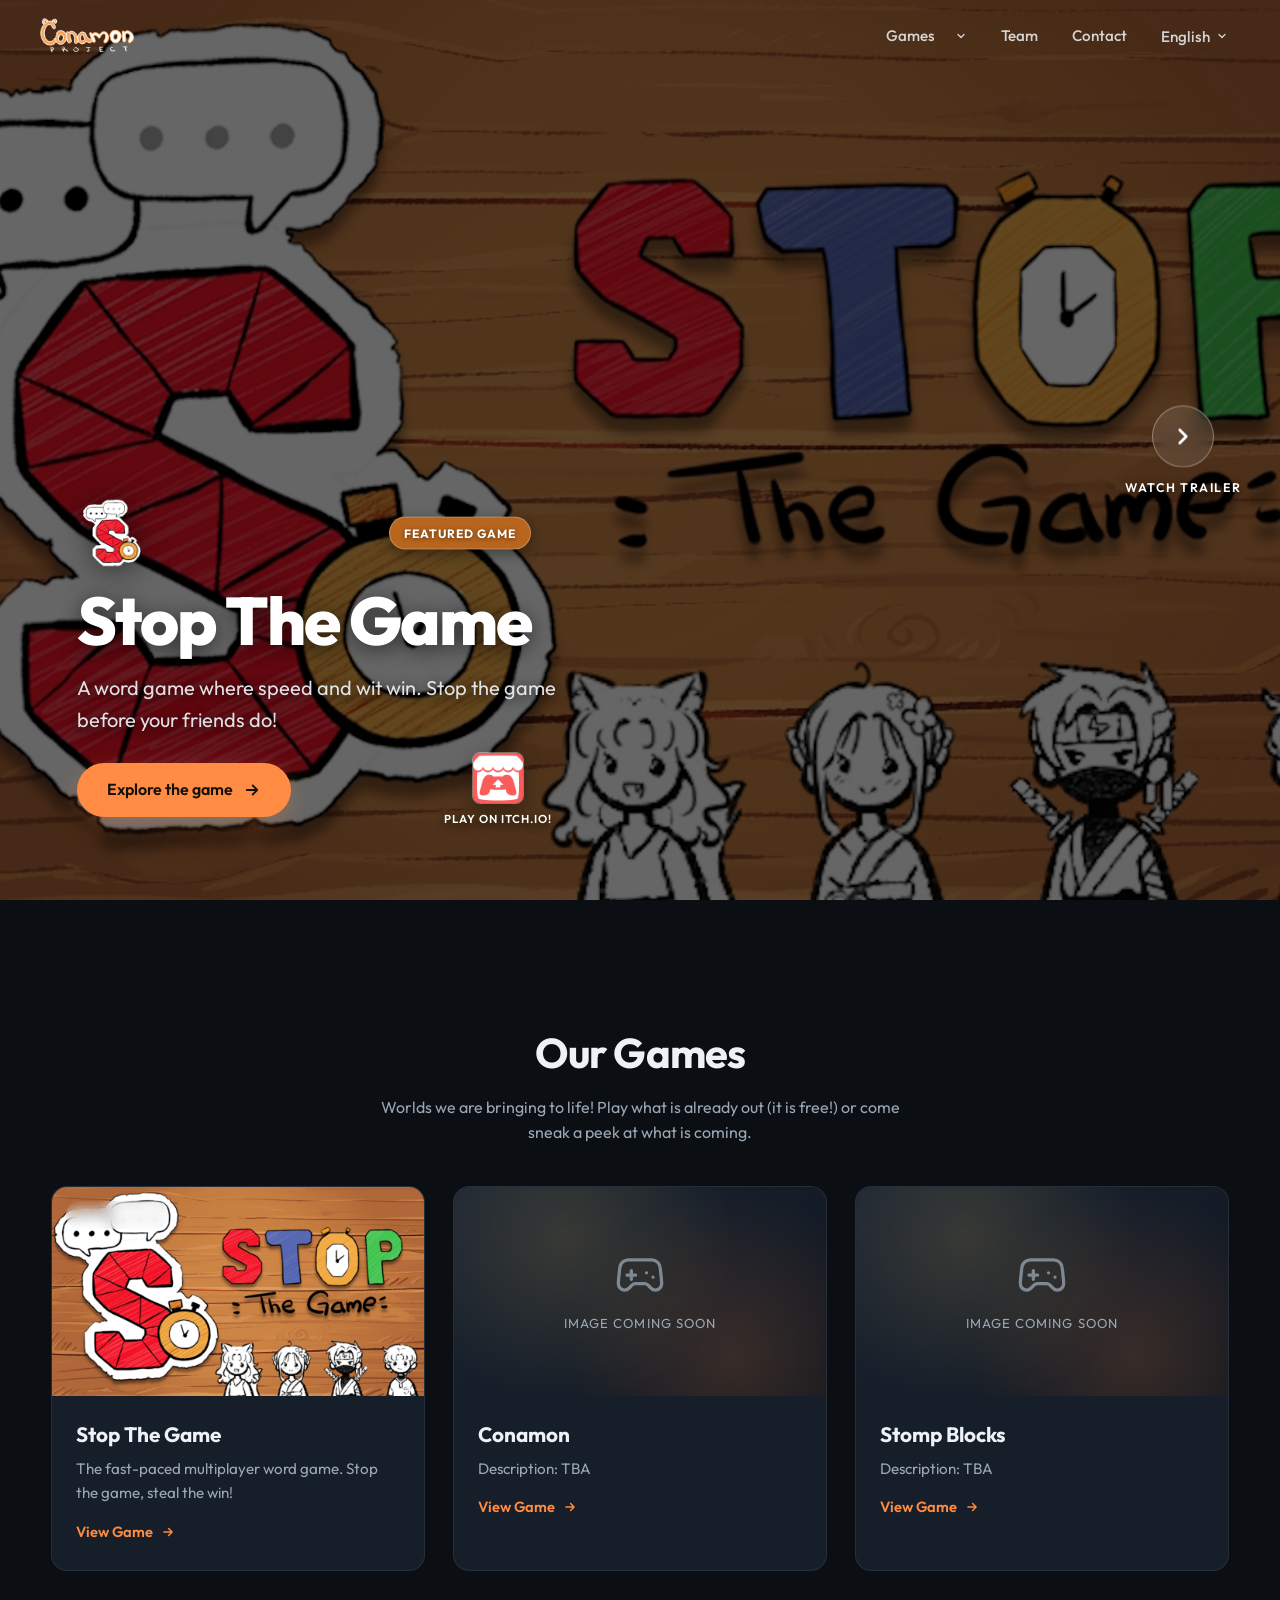
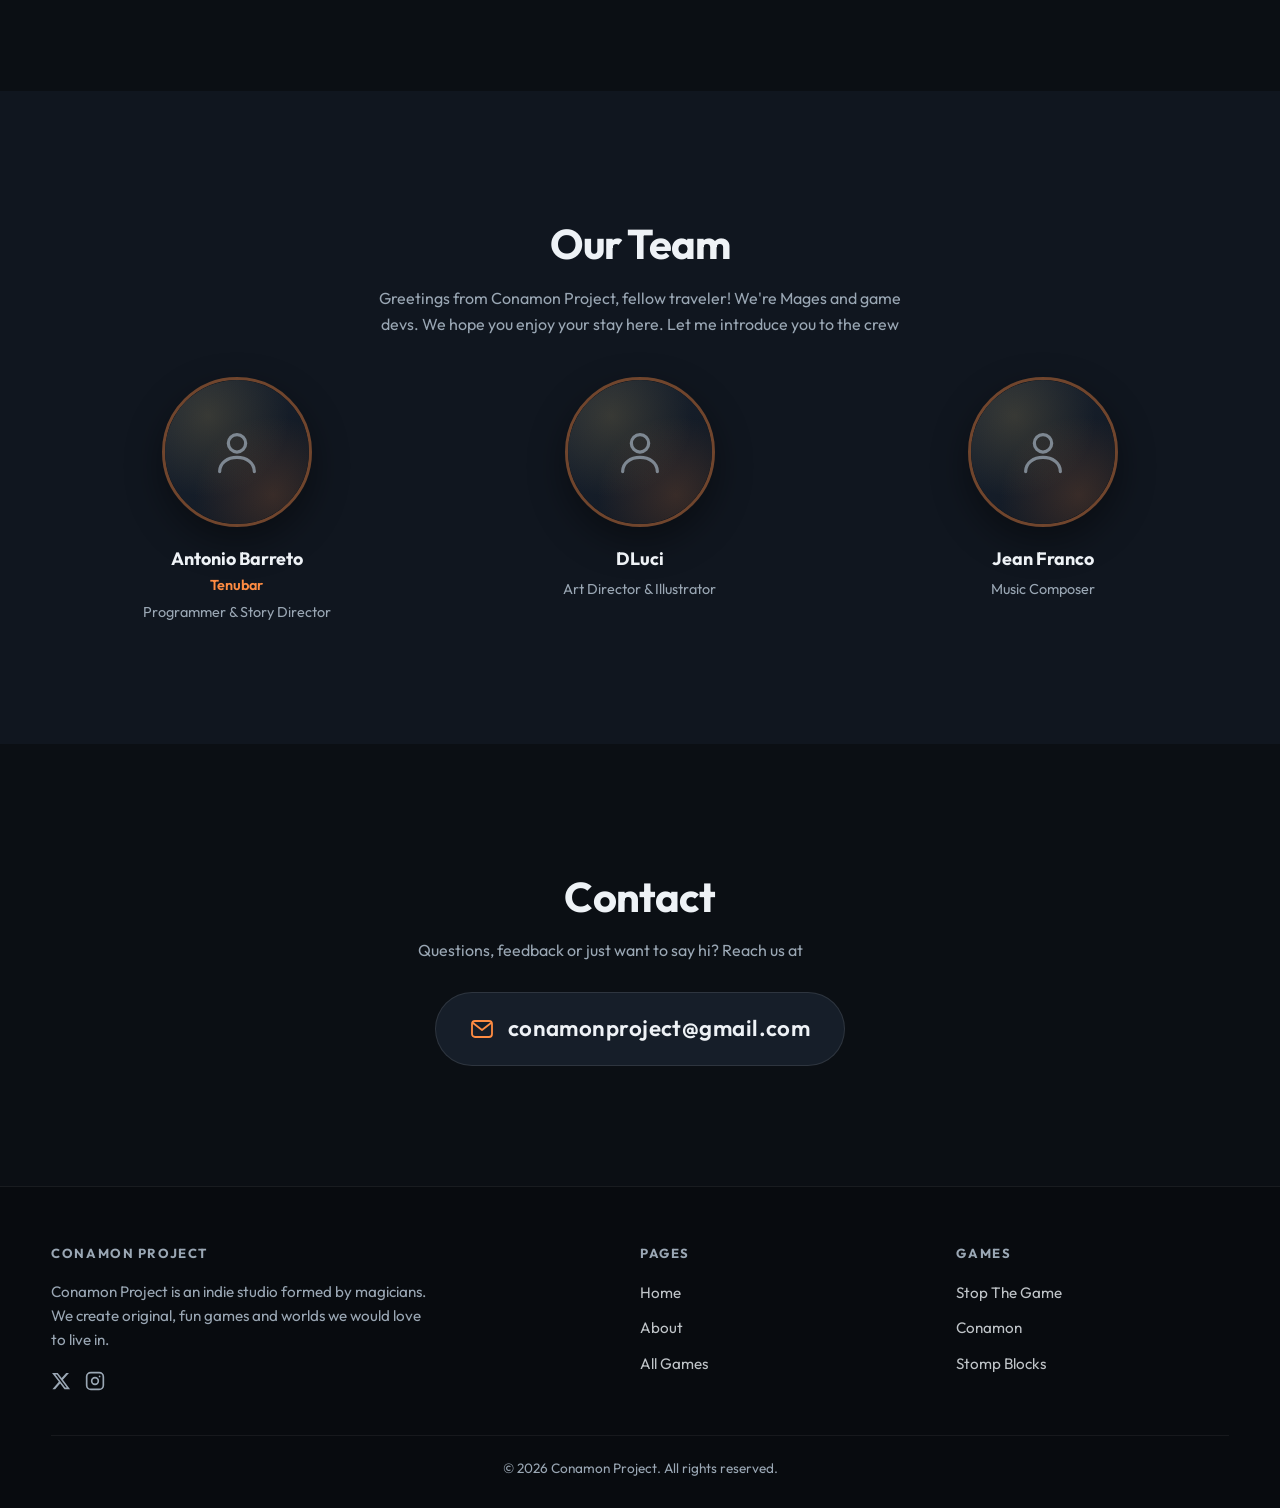
<file: index.html>
<!DOCTYPE html>
<html lang="en">
<head>
  <meta charset="UTF-8">
  <meta name="viewport" content="width=device-width, initial-scale=1.0">
  <title>Conamon Project - Indie Game Studio</title>
  <meta name="description" content="Conamon Project is an indie game studio crafting original, story-driven games. Play Stop The Game for free — the fast-paced multiplayer word game.">
  <meta name="keywords" content="Conamon Project, indie games, Stop The Game, word game, multiplayer game, browser game, free game">
  <meta name="author" content="Conamon Project">
  <meta name="robots" content="index, follow">
  <link rel="canonical" href="https://www.conamonproject.com/">
  <link rel="alternate" hreflang="en" href="https://www.conamonproject.com/?lang=en">
  <link rel="alternate" hreflang="es" href="https://www.conamonproject.com/?lang=es">
  <link rel="alternate" hreflang="x-default" href="https://www.conamonproject.com/">

  <meta property="og:type" content="website">
  <meta property="og:site_name" content="Conamon Project">
  <meta property="og:title" content="Conamon Project — Indie Game Studio">
  <meta property="og:description" content="Original, story-driven indie games. Play Stop The Game for free in your browser.">
  <meta property="og:url" content="https://www.conamonproject.com/">
  <meta property="og:image" content="https://www.conamonproject.com/Assets/stop-the-game/images/Landscape-16.9-1920x1080.jpg">
  <meta name="twitter:card" content="summary_large_image">
  <meta name="twitter:title" content="Conamon Project — Indie Game Studio">
  <meta name="twitter:description" content="Original, story-driven indie games. Play Stop The Game for free in your browser.">
  <meta name="twitter:image" content="https://www.conamonproject.com/Assets/stop-the-game/images/Landscape-16.9-1920x1080.jpg">

  <link rel="preconnect" href="https://fonts.googleapis.com">
  <link rel="preconnect" href="https://fonts.gstatic.com" crossorigin>
  <link href="https://fonts.googleapis.com/css2?family=Outfit:wght@400;500;600;700;800&display=swap" rel="stylesheet">
  <link rel="icon" type="image/png" href="Assets/logos/conamonprojectfavicon.png">
  <link rel="stylesheet" href="css/style.css">

  <script type="application/ld+json">
  {
    "@context": "https://schema.org",
    "@type": "Organization",
    "name": "Conamon Project",
    "url": "https://www.conamonproject.com/",
    "email": "conamonproject@gmail.com",
    "description": "Indie game studio crafting original, story-driven games."
  }
  </script>
</head>
<body>
  <script>window.BASE = '';</script>

  <header class="site-header">
    <div class="header-inner">
      <a class="brand" href="index.html">
        <img src="Assets/logos/ConamonProjectLogo.png" alt="Conamon Project logo" class="brand-logo">
      </a>

      <nav class="main-nav" aria-label="Main navigation">
        <div class="nav-dropdown nav-dropdown-games" data-nav-games>
          <a href="games.html" class="nav-dropdown-link" data-i18n="nav.games">Games</a>
          <button type="button" class="nav-dropdown-caret" aria-expanded="false" aria-haspopup="true" aria-label="Show games list">
            <svg class="caret" viewBox="0 0 24 24" fill="none" stroke="currentColor" stroke-width="2.5" stroke-linecap="round" stroke-linejoin="round" aria-hidden="true"><path d="m6 9 6 6 6-6"/></svg>
          </button>
          <div class="dropdown-menu" data-nav-games-menu></div>
        </div>

        <a href="#team" data-i18n="nav.ourTeam">Team</a>
        <a href="#contact" data-i18n="nav.contact">Contact</a>

        <div class="nav-dropdown">
          <button type="button" aria-expanded="false" aria-haspopup="true">
            <span id="langCurrent">English</span>
            <svg class="caret" viewBox="0 0 24 24" fill="none" stroke="currentColor" stroke-width="2.5" stroke-linecap="round" stroke-linejoin="round" aria-hidden="true"><path d="m6 9 6 6 6-6"/></svg>
          </button>
          <div class="dropdown-menu">
            <button type="button" class="dropdown-item" data-lang-switch="es"><span>Español</span></button>
          </div>
        </div>
      </nav>

      <button class="hamburger" id="hamburger" type="button" aria-label="Menu" aria-expanded="false">
        <svg viewBox="0 0 24 24" fill="none" stroke="currentColor" stroke-width="2" stroke-linecap="round" aria-hidden="true"><path d="M4 7h16M4 12h16M4 17h16"/></svg>
      </button>
    </div>
  </header>

  <main>
    <!-- ============ Section 1: Hero (cover + trailer slider) ============ -->
    <section class="hero" id="home" aria-label="Stop The Game">
      <div class="hero-track">
        <div class="hero-slide hero-cover">
          <picture>
            <source media="(max-width: 767px)" srcset="Assets/stop-the-game/images/portrait-2.3-800x1200.jpg">
            <img src="Assets/stop-the-game/images/Landscape-16.9-1920x1080.jpg" alt="Stop The Game — official cover art" fetchpriority="high">
          </picture>
          <div class="hero-content">
            <img class="hero-logo" src="Assets/stop-the-game/images/stop-the-game-logo.png" alt="Stop The Game logo">
            <div class="hero-title-wrap">
              <span class="featured-badge">Featured Game</span>
              <h1 class="hero-title">Stop The Game</h1>
            </div>
            <p class="hero-tagline" data-i18n="hero.tagline">A word game where speed and wit win. Stop the game before your friends do!</p>
            <div class="hero-cta-row">
              <a class="btn" href="games/stop-the-game.html">
                <span data-i18n="hero.playFree">Explore the game</span>
                <svg viewBox="0 0 24 24" fill="none" stroke="currentColor" stroke-width="2.5" stroke-linecap="round" stroke-linejoin="round" aria-hidden="true"><path d="M5 12h14m-6-6 6 6-6 6"/></svg>
              </a>
              <a class="hero-itch-link" href="https://tenubar.itch.io/stop-the-game" target="_blank" rel="noopener" aria-label="Stop The Game on itch.io">
                <img src="Assets/logos/itchio.png" alt="itch.io">
                <span class="hero-itch-label">Play on Itch.io!</span>
              </a>
            </div>
          </div>
        </div>

        <div class="hero-slide hero-video">
          <div class="video-frame" data-trailer></div>
        </div>
      </div>

      <button class="trailer-toggle" id="trailerToggle" type="button" data-i18n-aria="hero.watchTrailerAria" aria-label="Slide to gameplay trailer">
        <span class="arrow-circle">
          <svg viewBox="0 0 24 24" fill="none" stroke="currentColor" stroke-width="2.5" stroke-linecap="round" stroke-linejoin="round" aria-hidden="true"><path d="M9 6l6 6-6 6"/></svg>
        </span>
        <span data-i18n="hero.watchTrailer">Watch Trailer</span>
      </button>
    </section>

    <!-- ============ Section 2: All Our Games ============ -->
    <section id="games" aria-labelledby="games-title">
      <div class="container">
        <div class="section-head reveal">
          <h2 class="section-title" id="games-title" data-i18n="games.title">Our Games</h2>
          <p class="section-subtitle" data-i18n="games.subtitle">Worlds we are bringing to life! Play what is already out (it is free!) or come sneak a peek at what is coming.</p>
        </div>
        <div class="games-grid" id="gameGrid"></div>
        <div class="games-actions reveal">
          <a class="link-btn" href="games.html">
            <span data-i18n="games.showAll">Show All</span>
            <svg width="16" height="16" viewBox="0 0 24 24" fill="none" stroke="currentColor" stroke-width="2.5" stroke-linecap="round" stroke-linejoin="round" aria-hidden="true"><path d="M5 12h14m-6-6 6 6-6 6"/></svg>
          </a>
        </div>
      </div>
    </section>

    <!-- ============ Section 3: Our Team ============ -->
    <section class="team-section" id="team" aria-labelledby="team-title">
      <div class="container">
        <div class="section-head reveal">
          <h2 class="section-title" id="team-title" data-i18n="team.title">Our Team</h2>
          <p class="section-subtitle" data-i18n="team.bio">Greetings from Conamon Project! We are game developers. We create everything with love, passion, and professionalism. We outdo ourselves in every creation to bring quality games to the world.</p>
        </div>
        <div class="team-grid">
          <div class="team-card reveal">
            <div class="team-avatar">
              <div class="img-placeholder round"><svg viewBox="0 0 24 24" fill="none" stroke="currentColor" stroke-width="1.5" stroke-linecap="round" stroke-linejoin="round" aria-hidden="true"><circle cx="12" cy="8" r="4"/><path d="M4 21c0-4 3.6-6.5 8-6.5s8 2.5 8 6.5"/></svg></div>
            </div>
            <h3>Antonio Barreto</h3>
            <p class="team-alias"><a href="https://www.tenubar.org" target="_blank" rel="noopener noreferrer">Tenubar</a></p>
            <p class="team-role" data-i18n="team.role.tenubar">Programmer &amp; Story Director</p>
          </div>
          <div class="team-card reveal">
            <div class="team-avatar">
              <div class="img-placeholder round"><svg viewBox="0 0 24 24" fill="none" stroke="currentColor" stroke-width="1.5" stroke-linecap="round" stroke-linejoin="round" aria-hidden="true"><circle cx="12" cy="8" r="4"/><path d="M4 21c0-4 3.6-6.5 8-6.5s8 2.5 8 6.5"/></svg></div>
            </div>
            <h3>DLuci</h3>
            <p class="team-role" data-i18n="team.role.dluci">Art Director &amp; Illustrator</p>
          </div>
          <div class="team-card reveal">
            <div class="team-avatar">
              <div class="img-placeholder round"><svg viewBox="0 0 24 24" fill="none" stroke="currentColor" stroke-width="1.5" stroke-linecap="round" stroke-linejoin="round" aria-hidden="true"><circle cx="12" cy="8" r="4"/><path d="M4 21c0-4 3.6-6.5 8-6.5s8 2.5 8 6.5"/></svg></div>
            </div>
            <h3>Jean Franco</h3>
            <p class="team-role" data-i18n="team.role.jean">Music Composer</p>
          </div>
        </div>
      </div>
    </section>

    <!-- ============ Section 4: Contact ============ -->
    <section id="contact" aria-labelledby="contact-title">
      <div class="container contact-inner reveal">
        <h2 class="section-title" id="contact-title" data-i18n="contact.title">Contact</h2>
        <p class="section-subtitle" style="margin-bottom:0" data-i18n="contact.text">Questions, feedback or just want to say hi? Reach us at</p>
        <a class="contact-email" href="mailto:conamonproject@gmail.com">
          <svg viewBox="0 0 24 24" fill="none" stroke="currentColor" stroke-width="1.8" stroke-linecap="round" stroke-linejoin="round" aria-hidden="true"><rect x="2" y="4" width="20" height="16" rx="3"/><path d="m3 6 9 7 9-7"/></svg>
          conamonproject@gmail.com
        </a>
      </div>
    </section>
  </main>

  <footer class="site-footer">
    <div class="container">
      <div class="footer-grid">
        <div class="footer-about">
          <h4>Conamon Project</h4>
          <p data-i18n="footer.about">Conamon Project is an indie studio. We create original, fun games and worlds we would love to live in.</p>
          <div class="footer-socials" aria-label="Conamon Project on social media">
            <a href="https://x.com/Conamon_Project" class="footer-social" target="_blank" rel="noopener noreferrer" aria-label="Conamon Project on X">
              <svg viewBox="0 0 24 24" fill="currentColor" aria-hidden="true"><path d="M18.244 2.25h3.308l-7.227 8.26 8.502 11.24H16.17l-5.214-6.817L4.99 21.75H1.68l7.73-8.835L1.254 2.25H8.08l4.713 6.231zm-1.161 17.52h1.833L7.084 4.126H5.117z"/></svg>
            </a>
            <a href="https://www.instagram.com/conamonproject" class="footer-social" target="_blank" rel="noopener noreferrer" aria-label="Conamon Project on Instagram">
              <svg viewBox="0 0 24 24" fill="none" stroke="currentColor" stroke-width="2" stroke-linecap="round" stroke-linejoin="round" aria-hidden="true"><rect x="2" y="2" width="20" height="20" rx="5"/><circle cx="12" cy="12" r="4"/><circle cx="17.5" cy="6.5" r="1" fill="currentColor" stroke="none"/></svg>
            </a>
          </div>
        </div>
        <nav aria-label="Footer">
          <h4 data-i18n="footer.pages">Pages</h4>
          <ul class="footer-links">
            <li><a href="#home" data-i18n="footer.home">Home</a></li>
            <li><a href="#team" data-i18n="footer.aboutLink">About</a></li>
            <li><a href="games.html" data-i18n="footer.allGames">All Games</a></li>
          </ul>
        </nav>
        <nav aria-label="Games">
          <h4 data-i18n="nav.games">Games</h4>
          <ul class="footer-links">
            <li><a href="games/stop-the-game.html">Stop The Game</a></li>
            <li><a href="games/conamon.html">Conamon</a></li>
            <li><a href="games/stomp-blocks.html">Stomp Blocks</a></li>
          </ul>
        </nav>
      </div>
      <p class="footer-bottom" data-i18n="footer.rights">© 2026 Conamon Project. All rights reserved.</p>
    </div>
  </footer>

  <button class="back-to-top" id="backToTop" type="button" aria-label="Back to top">
    <svg viewBox="0 0 24 24" fill="none" stroke="currentColor" stroke-width="2.5" stroke-linecap="round" stroke-linejoin="round" aria-hidden="true"><path d="M12 19V5m-6 6 6-6 6 6"/></svg>
  </button>

  <script src="js/i18n.js"></script>
  <script src="js/games.js"></script>
  <script src="js/main.js"></script>
</body>
</html>
</file>
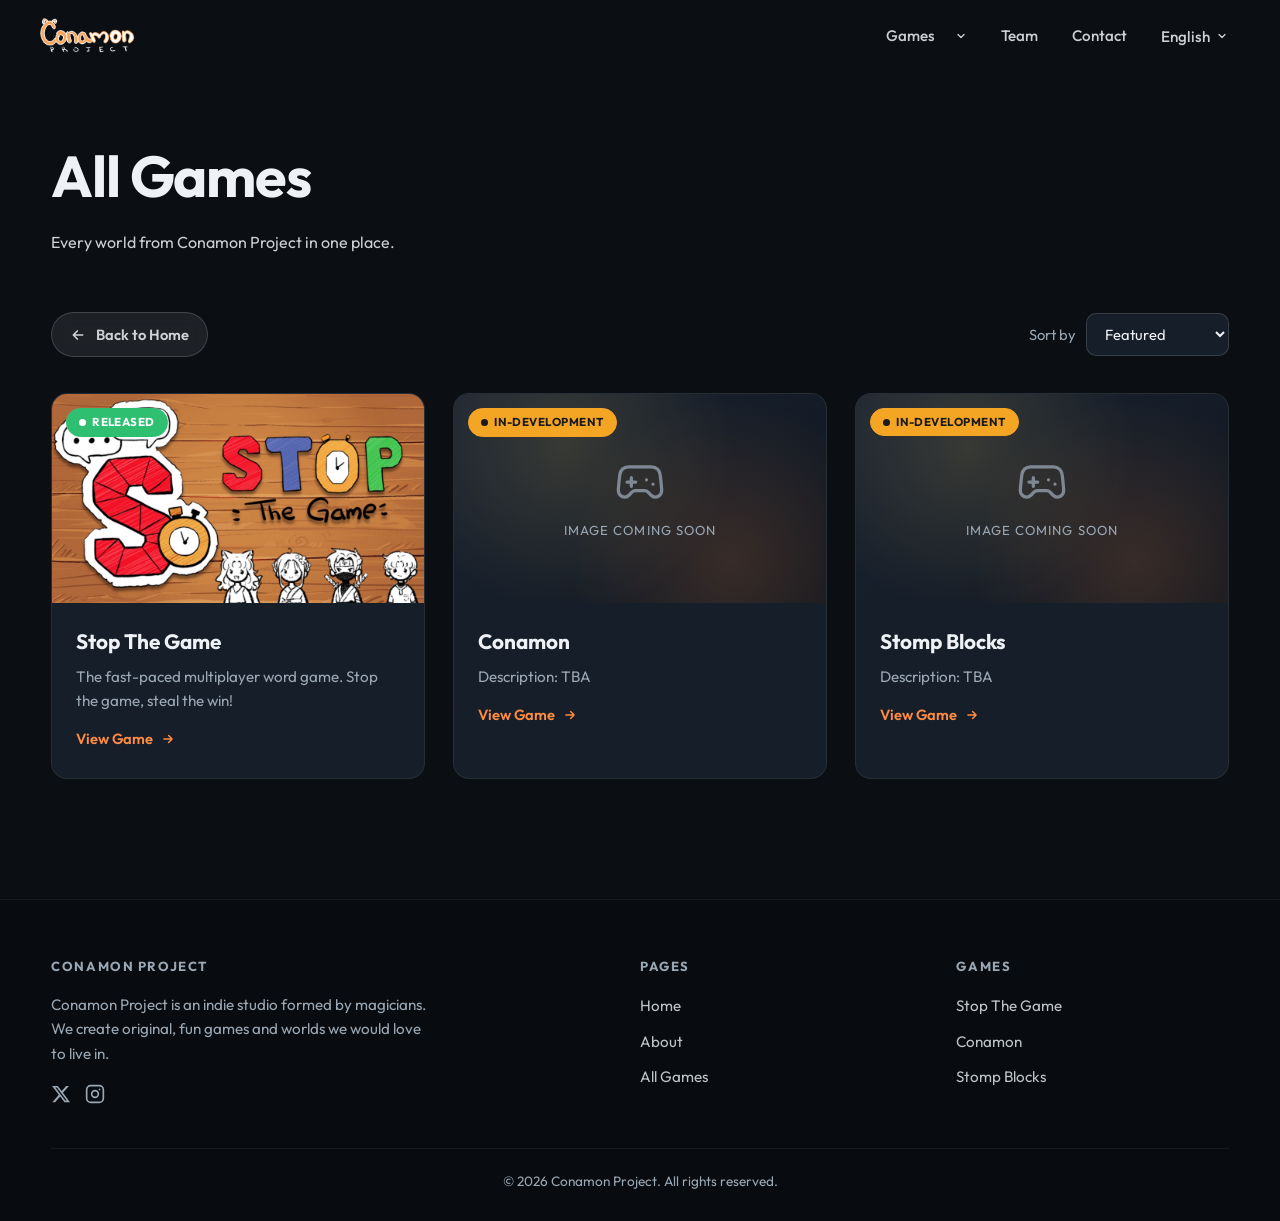
<file: games.html>
<!DOCTYPE html>
<html lang="en">
<head>
  <meta charset="UTF-8">
  <meta name="viewport" content="width=device-width, initial-scale=1.0">
  <title>All Games — Conamon Project</title>
  <meta name="description" content="Browse every game from Conamon Project: Stop The Game (released), Conamon and Stomp Blocks (in development).">
  <meta name="robots" content="index, follow">
  <link rel="canonical" href="https://www.conamonproject.com/games.html">
  <link rel="alternate" hreflang="en" href="https://www.conamonproject.com/games.html?lang=en">
  <link rel="alternate" hreflang="es" href="https://www.conamonproject.com/games.html?lang=es">

  <meta property="og:type" content="website">
  <meta property="og:site_name" content="Conamon Project">
  <meta property="og:title" content="All Games — Conamon Project">
  <meta property="og:description" content="Browse every game from Conamon Project: Stop The Game, Conamon and Stomp Blocks.">
  <meta property="og:url" content="https://www.conamonproject.com/games.html">
  <meta property="og:image" content="https://www.conamonproject.com/Assets/stop-the-game/images/Landscape-16.9-1920x1080.jpg">
  <meta name="twitter:card" content="summary_large_image">

  <link rel="preconnect" href="https://fonts.googleapis.com">
  <link rel="preconnect" href="https://fonts.gstatic.com" crossorigin>
  <link href="https://fonts.googleapis.com/css2?family=Outfit:wght@400;500;600;700;800&display=swap" rel="stylesheet">
  <link rel="icon" type="image/png" href="Assets/logos/conamonprojectfavicon.png">
  <link rel="stylesheet" href="css/style.css">
</head>
<body>
  <script>window.BASE = '';</script>

  <header class="site-header">
    <div class="header-inner">
      <a class="brand" href="index.html">
        <img src="Assets/logos/ConamonProjectLogo.png" alt="Conamon Project logo" class="brand-logo">
      </a>

      <nav class="main-nav" aria-label="Main navigation">
        <div class="nav-dropdown nav-dropdown-games" data-nav-games>
          <a href="games.html" class="nav-dropdown-link" data-i18n="nav.games">Games</a>
          <button type="button" class="nav-dropdown-caret" aria-expanded="false" aria-haspopup="true" aria-label="Show games list">
            <svg class="caret" viewBox="0 0 24 24" fill="none" stroke="currentColor" stroke-width="2.5" stroke-linecap="round" stroke-linejoin="round" aria-hidden="true"><path d="m6 9 6 6 6-6"/></svg>
          </button>
          <div class="dropdown-menu" data-nav-games-menu></div>
        </div>

        <a href="index.html#team" data-i18n="nav.ourTeam">Team</a>
        <a href="index.html#contact" data-i18n="nav.contact">Contact</a>

        <div class="nav-dropdown">
          <button type="button" aria-expanded="false" aria-haspopup="true">
            <span id="langCurrent">English</span>
            <svg class="caret" viewBox="0 0 24 24" fill="none" stroke="currentColor" stroke-width="2.5" stroke-linecap="round" stroke-linejoin="round" aria-hidden="true"><path d="m6 9 6 6 6-6"/></svg>
          </button>
          <div class="dropdown-menu">
            <button type="button" class="dropdown-item" data-lang-switch="es"><span>Español</span></button>
          </div>
        </div>
      </nav>

      <button class="hamburger" id="hamburger" type="button" aria-label="Menu" aria-expanded="false">
        <svg viewBox="0 0 24 24" fill="none" stroke="currentColor" stroke-width="2" stroke-linecap="round" aria-hidden="true"><path d="M4 7h16M4 12h16M4 17h16"/></svg>
      </button>
    </div>
  </header>

  <main>
    <section class="page-hero" style="min-height:auto">
      <div class="container">
        <h1 data-i18n="catalog.title">All Games</h1>
        <p class="page-desc" data-i18n="catalog.subtitle">Every world from Conamon Project in one place.</p>
      </div>
    </section>

    <section style="padding-top:0" aria-label="Games catalog">
      <div class="container">
        <div class="catalog-toolbar">
          <a class="back-link" href="index.html">
            <svg viewBox="0 0 24 24" fill="none" stroke="currentColor" stroke-width="2.5" stroke-linecap="round" stroke-linejoin="round" aria-hidden="true"><path d="M19 12H5m6 6-6-6 6-6"/></svg>
            <span data-i18n="detail.backHome">Back to Home</span>
          </a>
          <label class="sort-control">
            <span data-i18n="catalog.sortBy">Sort by</span>
            <select id="catalogSort">
              <option value="featured" data-i18n="catalog.sortFeatured">Featured</option>
              <option value="name" data-i18n="catalog.sortName">Name (A–Z)</option>
              <option value="status" data-i18n="catalog.sortStatus">Release status</option>
            </select>
          </label>
        </div>
        <div class="games-grid" id="catalogGrid"></div>
      </div>
    </section>
  </main>

  <footer class="site-footer">
    <div class="container">
      <div class="footer-grid">
        <div class="footer-about">
          <h4>Conamon Project</h4>
          <p data-i18n="footer.about">Conamon Project is an indie studio. We create original, fun games and worlds we would love to live in.</p>
          <div class="footer-socials" aria-label="Conamon Project on social media">
            <a href="https://x.com/Conamon_Project" class="footer-social" target="_blank" rel="noopener noreferrer" aria-label="Conamon Project on X">
              <svg viewBox="0 0 24 24" fill="currentColor" aria-hidden="true"><path d="M18.244 2.25h3.308l-7.227 8.26 8.502 11.24H16.17l-5.214-6.817L4.99 21.75H1.68l7.73-8.835L1.254 2.25H8.08l4.713 6.231zm-1.161 17.52h1.833L7.084 4.126H5.117z"/></svg>
            </a>
            <a href="https://www.instagram.com/conamonproject" class="footer-social" target="_blank" rel="noopener noreferrer" aria-label="Conamon Project on Instagram">
              <svg viewBox="0 0 24 24" fill="none" stroke="currentColor" stroke-width="2" stroke-linecap="round" stroke-linejoin="round" aria-hidden="true"><rect x="2" y="2" width="20" height="20" rx="5"/><circle cx="12" cy="12" r="4"/><circle cx="17.5" cy="6.5" r="1" fill="currentColor" stroke="none"/></svg>
            </a>
          </div>
        </div>
        <nav aria-label="Footer">
          <h4 data-i18n="footer.pages">Pages</h4>
          <ul class="footer-links">
            <li><a href="index.html" data-i18n="footer.home">Home</a></li>
            <li><a href="index.html#team" data-i18n="footer.aboutLink">About</a></li>
            <li><a href="games.html" data-i18n="footer.allGames">All Games</a></li>
          </ul>
        </nav>
        <nav aria-label="Games">
          <h4 data-i18n="nav.games">Games</h4>
          <ul class="footer-links">
            <li><a href="games/stop-the-game.html">Stop The Game</a></li>
            <li><a href="games/conamon.html">Conamon</a></li>
            <li><a href="games/stomp-blocks.html">Stomp Blocks</a></li>
          </ul>
        </nav>
      </div>
      <p class="footer-bottom" data-i18n="footer.rights">© 2026 Conamon Project. All rights reserved.</p>
    </div>
  </footer>

  <button class="back-to-top" id="backToTop" type="button" aria-label="Back to top">
    <svg viewBox="0 0 24 24" fill="none" stroke="currentColor" stroke-width="2.5" stroke-linecap="round" stroke-linejoin="round" aria-hidden="true"><path d="M12 19V5m-6 6 6-6 6 6"/></svg>
  </button>

  <script src="js/i18n.js"></script>
  <script src="js/games.js"></script>
  <script src="js/main.js"></script>
</body>
</html>
</file>
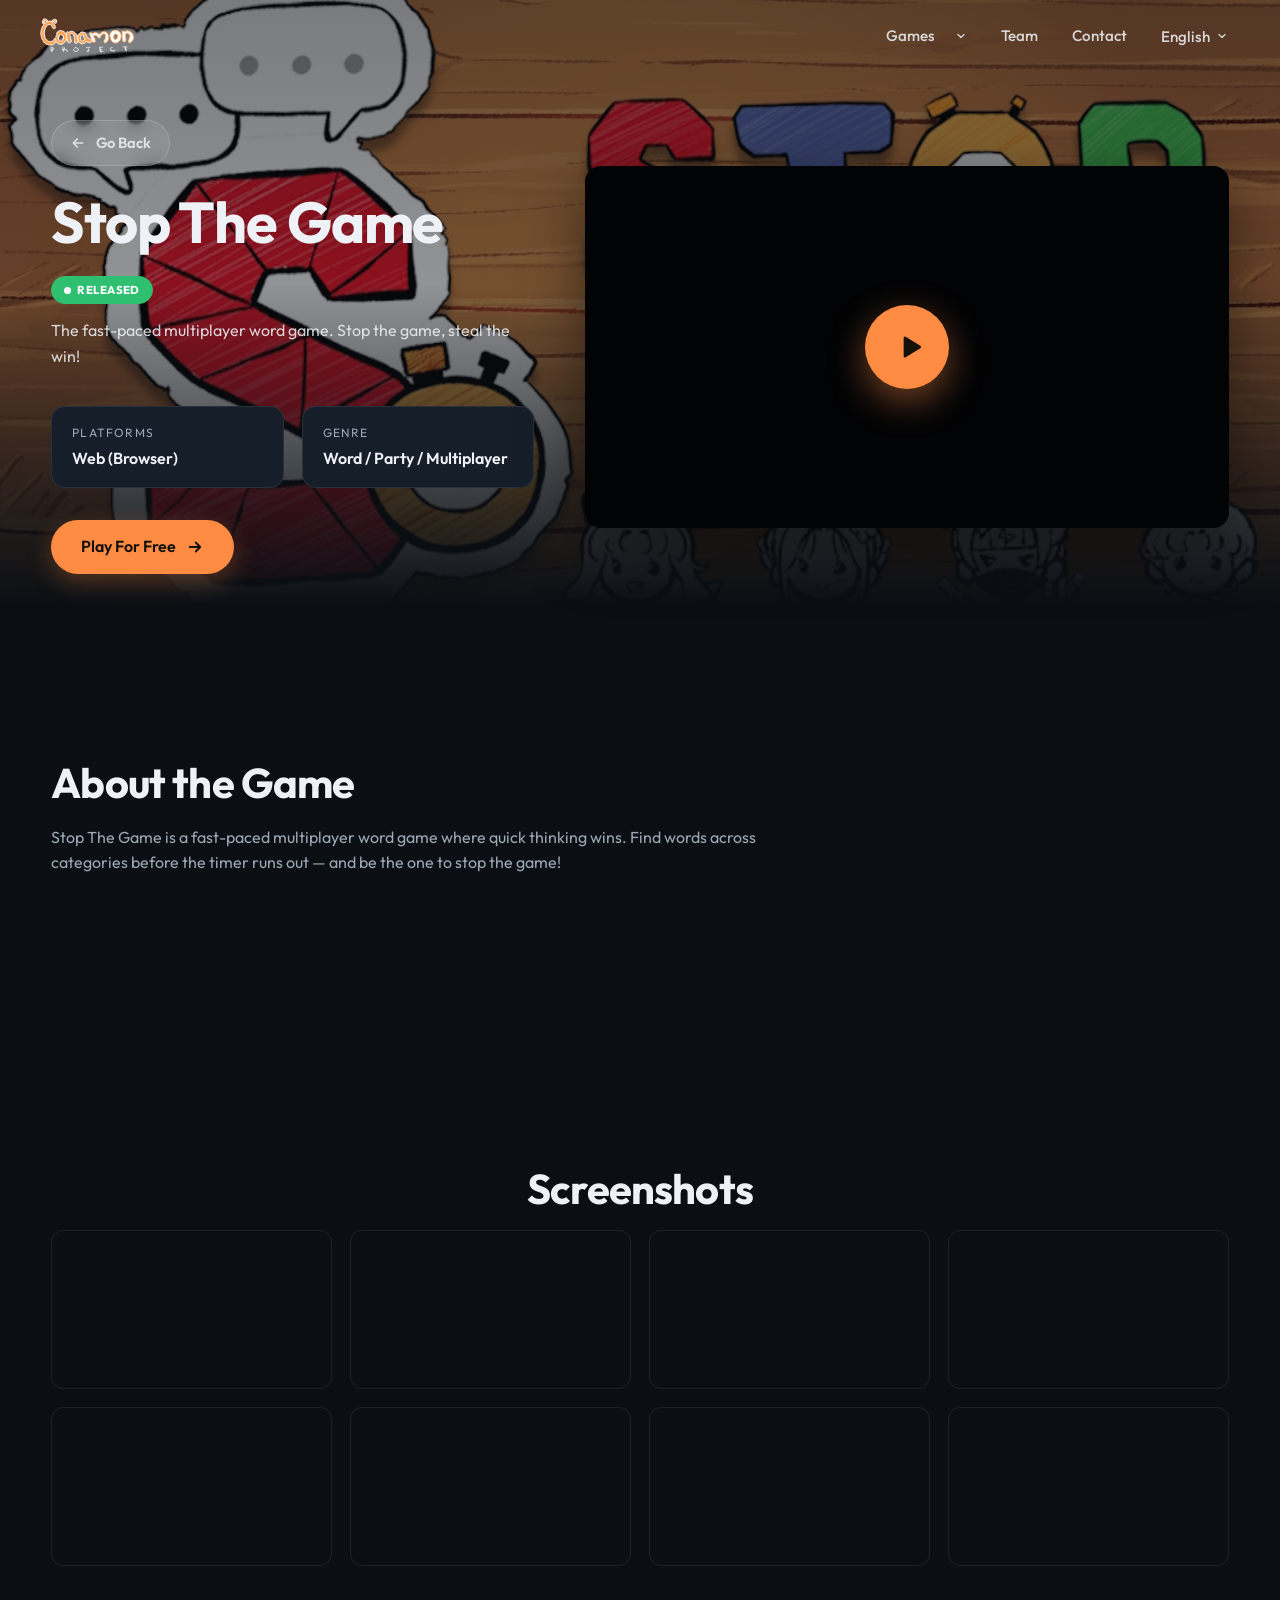
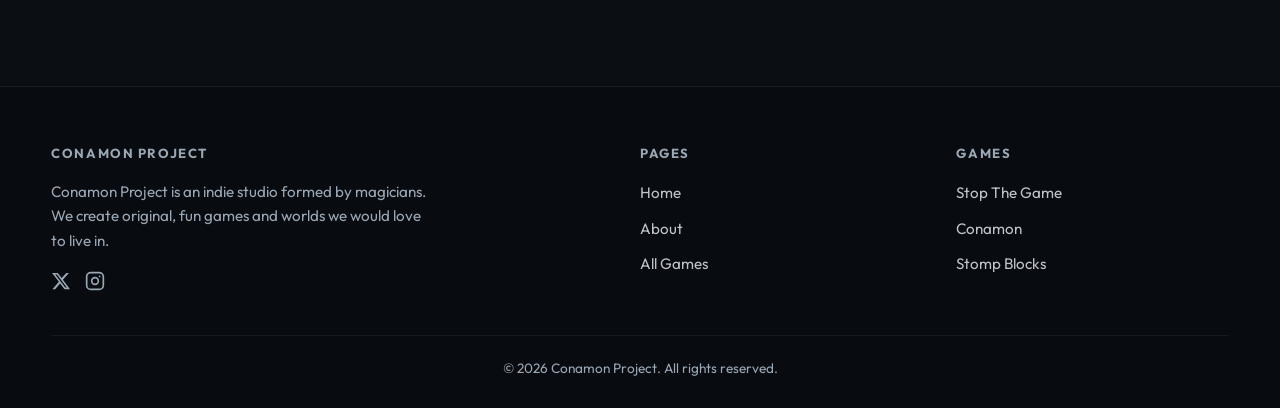
<file: games/stop-the-game.html>
<!DOCTYPE html>
<html lang="en">
<head>
  <meta charset="UTF-8">
  <meta name="viewport" content="width=device-width, initial-scale=1.0">
  <title>Stop The Game — Conamon Project</title>
  <meta name="description" content="Stop The Game is a fast-paced multiplayer word game by Conamon Project. Play for free in your browser at playstop.xyz. Watch the trailer and see screenshots.">
  <meta name="keywords" content="Stop The Game, word game, multiplayer, free browser game, Conamon Project, playstop">
  <meta name="robots" content="index, follow">
  <link rel="canonical" href="https://www.conamonproject.com/games/stop-the-game.html">
  <link rel="alternate" hreflang="en" href="https://www.conamonproject.com/games/stop-the-game.html?lang=en">
  <link rel="alternate" hreflang="es" href="https://www.conamonproject.com/games/stop-the-game.html?lang=es">

  <meta property="og:type" content="website">
  <meta property="og:site_name" content="Conamon Project">
  <meta property="og:title" content="Stop The Game — Play Free">
  <meta property="og:description" content="The fast-paced multiplayer word game. Stop the game, steal the win! Play for free at playstop.xyz.">
  <meta property="og:url" content="https://www.conamonproject.com/games/stop-the-game.html">
  <meta property="og:image" content="https://www.conamonproject.com/Assets/stop-the-game/images/Landscape-16.9-1920x1080.jpg">
  <meta name="twitter:card" content="summary_large_image">

  <link rel="preconnect" href="https://fonts.googleapis.com">
  <link rel="preconnect" href="https://fonts.gstatic.com" crossorigin>
  <link href="https://fonts.googleapis.com/css2?family=Outfit:wght@400;500;600;700;800&display=swap" rel="stylesheet">
  <link rel="icon" type="image/png" href="../Assets/logos/conamonprojectfavicon.png">
  <link rel="stylesheet" href="../css/style.css">

  <script type="application/ld+json">
  {
    "@context": "https://schema.org",
    "@type": "VideoGame",
    "name": "Stop The Game",
    "url": "https://www.playstop.xyz",
    "genre": ["Word", "Party", "Multiplayer"],
    "gamePlatform": "Web Browser",
    "applicationCategory": "Game",
    "offers": { "@type": "Offer", "price": "0", "priceCurrency": "USD" },
    "author": { "@type": "Organization", "name": "Conamon Project" },
    "image": "https://www.conamonproject.com/Assets/stop-the-game/images/Landscape-16.9-1920x1080.jpg"
  }
  </script>
</head>
<body>
  <script>window.BASE = '../';</script>

  <header class="site-header">
    <div class="header-inner">
      <a class="brand" href="../index.html">
        <img src="../Assets/logos/ConamonProjectLogo.png" alt="Conamon Project logo" class="brand-logo">
      </a>

      <nav class="main-nav" aria-label="Main navigation">
        <div class="nav-dropdown nav-dropdown-games" data-nav-games>
          <a href="../games.html" class="nav-dropdown-link" data-i18n="nav.games">Games</a>
          <button type="button" class="nav-dropdown-caret" aria-expanded="false" aria-haspopup="true" aria-label="Show games list">
            <svg class="caret" viewBox="0 0 24 24" fill="none" stroke="currentColor" stroke-width="2.5" stroke-linecap="round" stroke-linejoin="round" aria-hidden="true"><path d="m6 9 6 6 6-6"/></svg>
          </button>
          <div class="dropdown-menu" data-nav-games-menu></div>
        </div>

        <a href="../index.html#team" data-i18n="nav.ourTeam">Team</a>
        <a href="../index.html#contact" data-i18n="nav.contact">Contact</a>

        <div class="nav-dropdown">
          <button type="button" aria-expanded="false" aria-haspopup="true">
            <span id="langCurrent">English</span>
            <svg class="caret" viewBox="0 0 24 24" fill="none" stroke="currentColor" stroke-width="2.5" stroke-linecap="round" stroke-linejoin="round" aria-hidden="true"><path d="m6 9 6 6 6-6"/></svg>
          </button>
          <div class="dropdown-menu">
            <button type="button" class="dropdown-item" data-lang-switch="es"><span>Español</span></button>
          </div>
        </div>
      </nav>

      <button class="hamburger" id="hamburger" type="button" aria-label="Menu" aria-expanded="false">
        <svg viewBox="0 0 24 24" fill="none" stroke="currentColor" stroke-width="2" stroke-linecap="round" aria-hidden="true"><path d="M4 7h16M4 12h16M4 17h16"/></svg>
      </button>
    </div>
  </header>

  <main>
    <section class="page-hero">
      <div class="page-hero-bg">
        <picture>
          <source media="(max-width: 767px)" srcset="../Assets/stop-the-game/images/portrait-2.3-800x1200.jpg">
          <img src="../Assets/stop-the-game/images/Landscape-16.9-1920x1080.jpg" alt="Stop The Game cover art">
        </picture>
      </div>
      <div class="container">
        <div class="hero-detail-grid">
          <div class="hero-detail-left">
            <a class="back-link" href="../index.html" id="backLink">
              <svg viewBox="0 0 24 24" fill="none" stroke="currentColor" stroke-width="2.5" stroke-linecap="round" stroke-linejoin="round" aria-hidden="true"><path d="M19 12H5m6 6-6-6 6-6"/></svg>
              <span data-i18n="detail.backToGames">Go Back</span>
            </a>
            <h1>Stop The Game</h1>
            <span class="badge released" data-i18n="status.released">Released</span>
            <p class="page-desc" style="margin-top:14px" data-i18n="games.stop.desc">The fast-paced multiplayer word game. Stop the game, steal the win!</p>
            <div class="game-info">
              <div class="info-chip"><p class="info-label" data-i18n="detail.platforms">Platforms</p><p class="info-value" data-i18n="detail.platformsValue">Web (Browser)</p></div>
              <div class="info-chip"><p class="info-label" data-i18n="detail.genre">Genre</p><p class="info-value" data-i18n="detail.genreWord">Word / Party / Multiplayer</p></div>
            </div>
            <p style="margin-top:32px">
              <a class="btn" href="https://www.playstop.xyz" target="_blank" rel="noopener">
                <span data-i18n="stop.playFree">Play For Free</span>
                <svg viewBox="0 0 24 24" fill="none" stroke="currentColor" stroke-width="2.5" stroke-linecap="round" stroke-linejoin="round" aria-hidden="true"><path d="M5 12h14m-6-6 6 6-6 6"/></svg>
              </a>
            </p>
          </div>
          <div class="hero-detail-right">
            <div class="video-frame reveal" data-trailer></div>
          </div>
        </div>
      </div>
    </section>

    <section aria-labelledby="about-title">
      <div class="container">
        <h2 class="section-title reveal" id="about-title" data-i18n="stop.about">About the Game</h2>
        <p class="section-subtitle reveal" style="max-width:720px" data-i18n="stop.aboutText">Stop The Game is a fast-paced multiplayer word game where quick thinking wins.</p>
      </div>
    </section>

    <section aria-labelledby="shots-title">
      <div class="container">
        <div class="section-head reveal">
          <h2 class="section-title" id="shots-title" data-i18n="stop.screenshots">Screenshots</h2>
        </div>
        <div class="shots-grid reveal" id="screenshotsGrid"></div>
      </div>
    </section>
  </main>

  <footer class="site-footer">
    <div class="container">
      <div class="footer-grid">
        <div class="footer-about">
          <h4>Conamon Project</h4>
          <p data-i18n="footer.about">Conamon Project is an indie studio. We create original, fun games and worlds we would love to live in.</p>
          <div class="footer-socials" aria-label="Conamon Project on social media">
            <a href="https://x.com/Conamon_Project" class="footer-social" target="_blank" rel="noopener noreferrer" aria-label="Conamon Project on X">
              <svg viewBox="0 0 24 24" fill="currentColor" aria-hidden="true"><path d="M18.244 2.25h3.308l-7.227 8.26 8.502 11.24H16.17l-5.214-6.817L4.99 21.75H1.68l7.73-8.835L1.254 2.25H8.08l4.713 6.231zm-1.161 17.52h1.833L7.084 4.126H5.117z"/></svg>
            </a>
            <a href="https://www.instagram.com/conamonproject" class="footer-social" target="_blank" rel="noopener noreferrer" aria-label="Conamon Project on Instagram">
              <svg viewBox="0 0 24 24" fill="none" stroke="currentColor" stroke-width="2" stroke-linecap="round" stroke-linejoin="round" aria-hidden="true"><rect x="2" y="2" width="20" height="20" rx="5"/><circle cx="12" cy="12" r="4"/><circle cx="17.5" cy="6.5" r="1" fill="currentColor" stroke="none"/></svg>
            </a>
          </div>
        </div>
        <nav aria-label="Footer">
          <h4 data-i18n="footer.pages">Pages</h4>
          <ul class="footer-links">
            <li><a href="../index.html" data-i18n="footer.home">Home</a></li>
            <li><a href="../index.html#team" data-i18n="footer.aboutLink">About</a></li>
            <li><a href="../games.html" data-i18n="footer.allGames">All Games</a></li>
          </ul>
        </nav>
        <nav aria-label="Games">
          <h4 data-i18n="nav.games">Games</h4>
          <ul class="footer-links">
            <li><a href="stop-the-game.html">Stop The Game</a></li>
            <li><a href="conamon.html">Conamon</a></li>
            <li><a href="stomp-blocks.html">Stomp Blocks</a></li>
          </ul>
        </nav>
      </div>
      <p class="footer-bottom" data-i18n="footer.rights">© 2026 Conamon Project. All rights reserved.</p>
    </div>
  </footer>

  <button class="back-to-top" id="backToTop" type="button" aria-label="Back to top">
    <svg viewBox="0 0 24 24" fill="none" stroke="currentColor" stroke-width="2.5" stroke-linecap="round" stroke-linejoin="round" aria-hidden="true"><path d="M12 19V5m-6 6 6-6 6 6"/></svg>
  </button>

  <script src="../js/i18n.js"></script>
  <script src="../js/games.js"></script>
  <script src="../js/lightbox.js"></script>
  <script src="../js/main.js"></script>
</body>
</html>
</file>
<file: css/style.css>
/* ============================================================
   Conamon Project — Site Styles
   ============================================================ */

:root {
  --bg: #0b0f14;
  --bg-soft: #10161f;
  --surface: #161e29;
  --surface-2: #1c2634;
  --text: #eef2f6;
  --muted: #9aa7b4;
  --accent: #ff8c42;
  --accent-2: #ffd166;
  --released: #2fbf71;
  --dev: #f5a524;
  --radius: 16px;
  --header-h: 72px;
  --font: 'Outfit', 'Segoe UI', system-ui, -apple-system, sans-serif;
}

* { margin: 0; padding: 0; box-sizing: border-box; }

html { scroll-behavior: smooth; }

body {
  background: var(--bg);
  color: var(--text);
  font-family: var(--font);
  line-height: 1.6;
  overflow-x: hidden;
}

img { max-width: 100%; display: block; }

a { color: inherit; text-decoration: none; }

button {
  font-family: var(--font);
  cursor: pointer;
  border: none;
  background: none;
  color: inherit;
}

.container {
  width: min(1200px, 92%);
  margin: 0 auto;
}

section { padding: clamp(64px, 10vw, 120px) 0; }
section.hero { padding: 0; }

.section-title {
  font-size: clamp(1.8rem, 4vw, 2.6rem);
  font-weight: 700;
  letter-spacing: -0.02em;
  margin-bottom: 8px;
}

.section-subtitle {
  color: var(--muted);
  max-width: 560px;
  margin-bottom: 40px;
}

.section-head { text-align: center; }
.section-head .section-subtitle { margin-left: auto; margin-right: auto; }

/* ---------- Scroll reveal ---------- */
.reveal {
  opacity: 0;
  transform: translateY(28px);
  transition: opacity .7s ease, transform .7s cubic-bezier(.22, .61, .36, 1);
}
.reveal.visible { opacity: 1; transform: none; }

/* ---------- Buttons & badges ---------- */
.btn {
  display: inline-flex;
  align-items: center;
  gap: 10px;
  padding: 14px 30px;
  border-radius: 999px;
  font-weight: 600;
  font-size: 1rem;
  background: var(--accent);
  color: #14100a;
  transition: transform .25s ease, box-shadow .25s ease, background .25s ease;
  box-shadow: 0 8px 24px rgba(255, 140, 66, .28);
}
.btn:hover { transform: translateY(-2px); background: var(--accent-2); box-shadow: 0 12px 32px rgba(255, 209, 102, .32); }
.btn svg { width: 18px; height: 18px; }

.btn-ghost {
  background: rgba(255, 255, 255, .08);
  color: var(--text);
  box-shadow: none;
  border: 1px solid rgba(255, 255, 255, .18);
  backdrop-filter: blur(8px);
}
.btn-ghost:hover { background: rgba(255, 255, 255, .16); box-shadow: none; }

.link-btn {
  display: inline-flex;
  align-items: center;
  gap: 8px;
  color: var(--accent);
  font-weight: 600;
  font-size: 1.05rem;
  padding: 6px 2px;
  border-bottom: 2px solid transparent;
  transition: color .2s ease, border-color .2s ease, gap .25s ease;
}
.link-btn:hover { color: var(--accent-2); border-color: var(--accent-2); gap: 12px; }

.badge {
  display: inline-flex;
  align-items: center;
  gap: 6px;
  padding: 4px 12px;
  border-radius: 999px;
  font-size: .72rem;
  font-weight: 700;
  letter-spacing: .04em;
  text-transform: uppercase;
  white-space: nowrap;
}
.badge::before { content: ''; width: 7px; height: 7px; border-radius: 50%; background: currentColor; }
.badge.released { background: var(--released); color: #fff; border: 1px solid var(--released); }
.badge.dev { background: var(--dev); color: #1a1a1a; border: 1px solid var(--dev); }

/* ---------- Image placeholder ---------- */
.img-placeholder {
  display: flex;
  flex-direction: column;
  align-items: center;
  justify-content: center;
  gap: 12px;
  width: 100%;
  height: 100%;
  min-height: 160px;
  background:
    radial-gradient(circle at 30% 25%, rgba(255, 209, 102, .14), transparent 55%),
    radial-gradient(circle at 75% 80%, rgba(255, 140, 66, .16), transparent 50%),
    linear-gradient(140deg, #1a2432, #10161f);
  color: var(--muted);
  text-align: center;
}
.img-placeholder svg { width: 52px; height: 52px; opacity: .75; }
.img-placeholder span { font-size: .82rem; letter-spacing: .08em; text-transform: uppercase; }
.img-placeholder.round { border-radius: 50%; min-height: 0; }

/* ---------- Header ---------- */
.site-header {
  position: fixed;
  inset: 0 0 auto 0;
  z-index: 100;
  height: var(--header-h);
  display: flex;
  align-items: center;
  background: transparent;
  transition: background-color .35s ease, backdrop-filter .35s ease, box-shadow .35s ease;
}
.site-header.scrolled {
  background: rgba(11, 15, 20, .82);
  backdrop-filter: blur(10px) saturate(140%);
  -webkit-backdrop-filter: blur(10px) saturate(140%);
  box-shadow: 0 1px 0 rgba(255, 255, 255, .06), 0 8px 24px rgba(0, 0, 0, .35);
}
.header-inner {
  width: min(1280px, 94%);
  margin: 0 auto;
  display: flex;
  align-items: center;
  gap: 24px;
}
.brand {
  display: flex;
  align-items: center;
  gap: 10px;
  font-weight: 700;
  font-size: 1.15rem;
  letter-spacing: .01em;
}
.brand svg { width: 26px; height: 26px; color: var(--accent); }
.brand-logo { height: 40px; width: auto; display: block; }

.main-nav { margin-left: auto; display: flex; align-items: center; gap: 6px; }
.main-nav > a,
.nav-dropdown > button {
  display: inline-flex;
  align-items: center;
  gap: 6px;
  padding: 10px 14px;
  font-size: .95rem;
  font-weight: 500;
  color: rgba(238, 242, 246, .85);
  border-radius: 10px;
  transition: color .2s ease, background .2s ease;
}
.main-nav > a:hover,
.nav-dropdown:hover > button:not(.nav-dropdown-caret),
.nav-dropdown > button[aria-expanded="true"]:not(.nav-dropdown-caret) {
  color: #fff;
  background: rgba(255, 255, 255, .08);
}

/* Games dropdown: split into a navigable link + a caret toggle button */
.nav-dropdown-games { display: flex; align-items: center; gap: 0; position: relative; border-radius: 10px; }
.nav-dropdown-games::before {
  content: '';
  position: absolute;
  inset: 0;
  border-radius: 10px;
  background: rgba(255, 255, 255, .08);
  opacity: 0;
  transition: opacity .2s ease;
  pointer-events: none;
}
.nav-dropdown-games:hover::before,
.nav-dropdown-games.open::before { opacity: 1; }
.nav-dropdown-link {
  position: relative;
  display: inline-flex;
  align-items: center;
  padding: 10px 6px 10px 14px;
  font-size: .95rem;
  font-weight: 500;
  color: rgba(238, 242, 246, .85);
  text-decoration: none;
  transition: color .2s ease;
}
.nav-dropdown-caret {
  position: relative;
  display: inline-flex;
  align-items: center;
  padding: 10px 10px 10px 4px;
  font-size: .95rem;
  font-weight: 500;
  color: rgba(238, 242, 246, .85);
  background: none;
  cursor: pointer;
  transition: color .2s ease;
}
.nav-dropdown-games:hover .nav-dropdown-link,
.nav-dropdown-games.open .nav-dropdown-link {
  color: #fff;
}
.nav-dropdown-games:hover .nav-dropdown-caret,
.nav-dropdown-games.open .nav-dropdown-caret {
  color: #fff;
}

.nav-dropdown { position: relative; }
.nav-dropdown > button svg.caret { width: 12px; height: 12px; transition: transform .25s ease; }
.nav-dropdown:hover > button svg.caret,
.nav-dropdown > button[aria-expanded="true"] svg.caret { transform: rotate(180deg); }
.nav-dropdown-games .nav-dropdown-caret svg.caret { width: 12px; height: 12px; transition: transform .25s ease; }
.nav-dropdown-games:hover .nav-dropdown-caret svg.caret,
.nav-dropdown-games .nav-dropdown-caret[aria-expanded="true"] svg.caret { transform: rotate(180deg); }

.dropdown-menu {
  position: absolute;
  top: calc(100% + 10px);
  left: 50%;
  transform: translate(-50%, 8px);
  min-width: 250px;
  background: rgba(18, 24, 33, .97);
  border: 1px solid rgba(255, 255, 255, .1);
  border-radius: 14px;
  padding: 8px;
  box-shadow: 0 18px 48px rgba(0, 0, 0, .5);
  opacity: 0;
  visibility: hidden;
  transition: opacity .22s ease, transform .22s ease, visibility .22s;
}
.nav-dropdown:hover .dropdown-menu,
.nav-dropdown:focus-within .dropdown-menu,
.nav-dropdown.open .dropdown-menu {
  opacity: 1;
  visibility: visible;
  transform: translate(-50%, 0);
}
.nav-dropdown.force-close .dropdown-menu {
  opacity: 0 !important;
  visibility: hidden !important;
  transform: translate(-50%, 8px) !important;
}
.dropdown-menu a,
.dropdown-menu button.dropdown-item {
  display: flex;
  align-items: center;
  justify-content: space-between;
  gap: 14px;
  width: 100%;
  padding: 10px 12px;
  border-radius: 10px;
  font-size: .92rem;
  font-weight: 500;
  text-align: left;
  transition: background .18s ease;
}
.dropdown-menu a:hover,
.dropdown-menu button.dropdown-item:hover { background: rgba(255, 255, 255, .07); }
.dropdown-menu .dropdown-view-all {
  margin-top: 4px;
  border-top: 1px solid rgba(255, 255, 255, .08);
  padding-top: 12px;
  color: var(--accent);
}

.nav-cta {
  margin-left: 8px;
  padding: 10px 22px;
  font-size: .9rem;
  box-shadow: 0 6px 18px rgba(255, 140, 66, .3);
}

.hamburger {
  display: none;
  margin-left: auto;
  width: 44px;
  height: 44px;
  border-radius: 12px;
  align-items: center;
  justify-content: center;
  background: rgba(255, 255, 255, .08);
}
.hamburger svg { width: 22px; height: 22px; }

/* ---------- Hero ---------- */
.hero {
  position: relative;
  height: 100svh;
  min-height: 560px;
  overflow: hidden;
}
.hero-track {
  display: flex;
  width: 200%;
  height: 100%;
  transition: transform .75s cubic-bezier(.65, .05, .36, 1);
}
.hero.show-video .hero-track { transform: translateX(-50%); }
.hero-slide { width: 50%; height: 100%; position: relative; overflow: hidden; }

.hero-cover {
  background: #000;
}
.hero-cover picture {
  position: absolute;
  inset: 0;
  display: block;
}
.hero-cover picture img {
  position: absolute;
  inset: 0;
  width: 100%;
  height: 100%;
  object-fit: cover;
  object-position: center;
}
.hero-cover::after {
  content: '';
  position: absolute;
  inset: 0;
  background: rgba(0, 0, 0, 0.60);
}

.hero-content {
  position: absolute;
  inset: 0;
  z-index: 2;
  display: flex;
  flex-direction: column;
  align-items: flex-start;
  justify-content: flex-end;
  padding: 0 clamp(24px, 6vw, 80px) clamp(48px, 8vh, 90px);
  text-align: left;
  gap: 16px;
  max-width: min(680px, 90%);
}
.hero-logo {
  width: clamp(48px, 6vw, 72px);
  height: auto;
  filter: drop-shadow(0 4px 14px rgba(0, 0, 0, .5));
}
.hero-title-wrap {
  position: relative;
  width: fit-content;
}
.featured-badge {
  position: absolute;
  right: 0;
  bottom: calc(100% + 16px + clamp(48px, 6vw, 72px) / 2);
  transform: translateY(50%);
  display: inline-flex;
  align-items: center;
  padding: 6px 14px;
  font-size: clamp(.6rem, 1.4vw, .75rem);
  font-weight: 700;
  letter-spacing: .08em;
  text-transform: uppercase;
  color: #fff;
  background: #b8651e;
  border: 1px solid rgba(255, 255, 255, .25);
  border-radius: 999px;
  white-space: nowrap;
  box-shadow: 0 4px 14px rgba(0, 0, 0, .4);
  text-shadow: 0 1px 4px rgba(0, 0, 0, .5);
}
.hero-title {
  font-size: clamp(2.4rem, 6vw, 4.2rem);
  font-weight: 800;
  line-height: 1.05;
  letter-spacing: -0.03em;
  color: #ffffff;
  text-shadow: 0 4px 20px rgba(0, 0, 0, .6);
}
.hero-tagline {
  font-size: clamp(1rem, 1.8vw, 1.25rem);
  color: rgba(238, 242, 246, .92);
  max-width: 520px;
  text-shadow: 0 2px 12px rgba(0, 0, 0, .7);
}
.hero-cta-row {
  width: 100%;
  display: flex;
  align-items: center;
  gap: 16px;
}
.hero-cta-row .btn { flex: 0 0 auto; }
.hero-itch-link {
  margin-left: auto;
  margin-right: clamp(24px, 4vw, 60px);
  display: flex;
  flex-direction: column;
  align-items: center;
  gap: 6px;
  text-decoration: none;
}
.hero-itch-link img {
  width: 52px;
  height: 52px;
  flex: 0 0 auto;
  border-radius: 8px;
  overflow: hidden;
  display: block;
  object-fit: cover;
  border: 1px solid rgba(255, 255, 255, .35);
  box-shadow: 0 6px 18px rgba(0, 0, 0, .35);
  transition: transform .25s ease, border-color .25s ease;
}
.hero-itch-link:hover img { border-color: var(--accent); transform: scale(1.08); }
.hero-itch-label {
  font-size: .72rem;
  font-weight: 600;
  letter-spacing: .08em;
  text-transform: uppercase;
  color: #fff;
  text-shadow: 0 2px 8px rgba(0, 0, 0, .7);
  white-space: nowrap;
}

/* Trailer toggle (right-center on cover, mirrored to left-center on trailer) */
.trailer-toggle {
  position: absolute;
  right: clamp(12px, 3vw, 40px);
  top: 50%;
  transform: translateY(-50%);
  z-index: 5;
  display: flex;
  flex-direction: column;
  align-items: center;
  gap: 12px;
  color: #fff;
  transition: right .4s cubic-bezier(.65, .05, .36, 1), left .4s cubic-bezier(.65, .05, .36, 1);
}
.hero.show-video .trailer-toggle {
  right: auto;
  left: clamp(12px, 3vw, 40px);
}
.trailer-toggle .arrow-circle {
  width: 62px;
  height: 62px;
  border-radius: 50%;
  display: flex;
  align-items: center;
  justify-content: center;
  background: rgba(255, 255, 255, .1);
  border: 1px solid rgba(255, 255, 255, .35);
  backdrop-filter: blur(10px);
  transition: background .25s ease, transform .25s ease, border-color .25s ease;
}
.trailer-toggle:hover .arrow-circle { background: var(--accent); border-color: var(--accent); transform: scale(1.08); }
.trailer-toggle svg { width: 26px; height: 26px; transition: transform .3s ease; }
.hero.show-video .trailer-toggle svg { transform: rotate(180deg); }
.trailer-toggle span {
  font-size: .78rem;
  font-weight: 600;
  letter-spacing: .12em;
  text-transform: uppercase;
  text-shadow: 0 2px 8px rgba(0, 0, 0, .7);
}

/* While the trailer is playing, auto-hide the toggle (and any overlay icons)
   so they don't sit on top of the YouTube iframe. Briefly reveal on
   mouse/touch interaction via .show-toggle — mirrors YouTube's controls. */
.hero.video-playing .trailer-toggle {
  opacity: 0;
  pointer-events: none;
  transition: opacity .35s ease;
}
.hero.video-playing.show-toggle .trailer-toggle {
  opacity: 1;
  pointer-events: auto;
}

/* Video slide */
.hero-video {
  display: flex;
  align-items: center;
  justify-content: center;
  background: radial-gradient(ellipse at center, #16202d 0%, #0b0f14 75%);
  padding: calc(var(--header-h) + 24px) 6vw 48px;
}

.video-frame {
  position: relative;
  width: min(920px, 100%);
  aspect-ratio: 16 / 9;
  max-height: 72vh;
  border-radius: var(--radius);
  overflow: hidden;
  background: #000;
  box-shadow: 0 30px 80px rgba(0, 0, 0, .6), 0 0 0 1px rgba(255, 255, 255, .08);
}
.video-frame iframe { position: absolute; inset: 0; width: 100%; height: 100%; border: 0; }
.video-facade {
  position: absolute;
  inset: 0;
  width: 100%;
  height: 100%;
  display: flex;
  align-items: center;
  justify-content: center;
  background-size: cover;
  background-position: center;
}
.video-facade::before { content: ''; position: absolute; inset: 0; background: rgba(5, 8, 12, .42); transition: background .25s ease; }
.video-facade:hover::before { background: rgba(5, 8, 12, .25); }
.video-play {
  position: relative;
  z-index: 2;
  width: 84px;
  height: 84px;
  border-radius: 50%;
  display: flex;
  align-items: center;
  justify-content: center;
  background: var(--accent);
  color: #14100a;
  box-shadow: 0 12px 36px rgba(255, 140, 66, .45);
  transition: transform .25s ease, background .25s ease;
}
.video-facade:hover .video-play { transform: scale(1.1); background: var(--accent-2); }
.video-play svg { width: 32px; height: 32px; margin-left: 4px; }
.video-unavailable {
  position: relative;
  z-index: 2;
  color: var(--muted);
  font-size: .95rem;
  background: rgba(11, 15, 20, .7);
  padding: 12px 22px;
  border-radius: 999px;
}

/* ---------- Game cards ---------- */
.games-grid {
  display: grid;
  grid-template-columns: repeat(auto-fit, minmax(300px, 1fr));
  gap: 28px;
}
.game-card {
  position: relative;
  display: block;
  border-radius: var(--radius);
  overflow: hidden;
  background: var(--surface);
  border: 1px solid rgba(255, 255, 255, .07);
  transition: transform .35s cubic-bezier(.22, .61, .36, 1), box-shadow .35s ease, border-color .35s ease;
}
.game-card:hover {
  transform: translateY(-8px);
  box-shadow: 0 26px 60px rgba(0, 0, 0, .5);
  border-color: rgba(255, 140, 66, .35);
}
.game-card-media {
  position: relative;
  aspect-ratio: 16 / 9;
  overflow: hidden;
}
.game-card-media img {
  width: 100%;
  height: 100%;
  object-fit: cover;
  transition: transform .6s cubic-bezier(.22, .61, .36, 1);
}
.game-card:hover .game-card-media img { transform: scale(1.07); }
.game-card-media .badge { position: absolute; top: 14px; left: 14px; z-index: 2; backdrop-filter: blur(6px); }
.game-card-body { padding: 22px 24px 26px; }
.game-card-body h3 { font-size: 1.3rem; margin-bottom: 6px; }
.game-card-body p { color: var(--muted); font-size: .95rem; }
.game-card-cta {
  display: inline-flex;
  align-items: center;
  gap: 8px;
  margin-top: 14px;
  color: var(--accent);
  font-weight: 600;
  font-size: .92rem;
}
.game-card:hover .game-card-cta { color: var(--accent-2); }

.games-actions { text-align: center; margin-top: 44px; }

/* ---------- Team ---------- */
.team-section { background: var(--bg-soft); }
.team-grid {
  display: grid;
  grid-template-columns: repeat(auto-fit, minmax(210px, 1fr));
  gap: 32px;
  margin-top: 8px;
}
.team-card { text-align: center; }
.team-avatar {
  width: clamp(120px, 14vw, 150px);
  height: clamp(120px, 14vw, 150px);
  margin: 0 auto 18px;
  border-radius: 50%;
  overflow: hidden;
  border: 3px solid rgba(255, 140, 66, .4);
  box-shadow: 0 14px 36px rgba(0, 0, 0, .4);
  transition: transform .3s ease, border-color .3s ease;
}
.team-card:hover .team-avatar { transform: scale(1.05); border-color: var(--accent); }
.team-avatar img { width: 100%; height: 100%; object-fit: cover; }
.team-card h3 { font-size: 1.12rem; }
.team-card .team-alias { color: var(--accent); font-size: .9rem; font-weight: 600; }
.team-card .team-alias a { color: inherit; text-decoration: none; transition: opacity .2s ease; }
.team-card .team-alias a:hover { opacity: .7; }
.team-card .team-role { color: var(--muted); font-size: .9rem; margin-top: 4px; }

/* ---------- Contact ---------- */
.contact-inner {
  text-align: center;
  max-width: 620px;
  margin: 0 auto;
}
.contact-email {
  display: inline-flex;
  align-items: center;
  gap: 14px;
  margin-top: 28px;
  padding: 18px 34px;
  border-radius: 999px;
  background: var(--surface);
  border: 1px solid rgba(255, 255, 255, .1);
  font-size: clamp(1.05rem, 2.6vw, 1.4rem);
  font-weight: 600;
  letter-spacing: .02em;
  transition: border-color .25s ease, transform .25s ease, box-shadow .25s ease;
}
.contact-email:hover {
  border-color: var(--accent);
  transform: translateY(-2px);
  box-shadow: 0 16px 40px rgba(0, 0, 0, .4);
}
.contact-email svg { width: 24px; height: 24px; color: var(--accent); flex-shrink: 0; }

/* ---------- Footer ---------- */
.site-footer {
  background: #080b0f;
  border-top: 1px solid rgba(255, 255, 255, .07);
  padding: 56px 0 28px;
}
.footer-grid {
  display: grid;
  grid-template-columns: 2fr 1fr 1fr;
  gap: 44px;
}
.footer-grid h4 {
  font-size: .82rem;
  letter-spacing: .12em;
  text-transform: uppercase;
  color: var(--muted);
  margin-bottom: 16px;
}
.footer-about p { color: var(--muted); font-size: .95rem; max-width: 380px; }
.footer-socials { display: flex; align-items: center; gap: 14px; margin-top: 18px; }
.footer-social {
  display: inline-flex;
  align-items: center;
  justify-content: center;
  color: var(--muted);
  transition: opacity .2s ease;
}
.footer-social:hover { opacity: .65; }
.footer-social svg { width: 20px; height: 20px; display: block; }
.footer-links { list-style: none; display: flex; flex-direction: column; gap: 10px; }
.footer-links a { color: rgba(238, 242, 246, .8); font-size: .95rem; transition: color .2s ease; }
.footer-links a:hover { color: var(--accent); }
.footer-bottom {
  margin-top: 44px;
  padding-top: 22px;
  border-top: 1px solid rgba(255, 255, 255, .06);
  text-align: center;
  color: var(--muted);
  font-size: .85rem;
}

/* ---------- Sub-page hero / detail ---------- */
.page-hero {
  position: relative;
  min-height: 62vh;
  display: flex;
  align-items: flex-end;
  padding: calc(var(--header-h) + 48px) 0 56px;
  overflow: hidden;
}
.page-hero-bg {
  position: absolute;
  inset: 0;
}
.page-hero-bg picture { position: absolute; inset: 0; }
.page-hero-bg img { width: 100%; height: 100%; object-fit: cover; }
.page-hero-bg::after {
  content: '';
  position: absolute;
  inset: 0;
  background: linear-gradient(to top, var(--bg) 4%, rgba(11, 15, 20, .45) 55%, rgba(11, 15, 20, .55) 100%);
}
.page-hero .container { position: relative; z-index: 2; }
.page-hero h1 { font-size: clamp(2.2rem, 6vw, 3.6rem); letter-spacing: -0.02em; margin: 10px 0 8px; }
.page-hero .page-desc { color: rgba(238, 242, 246, .85); max-width: 640px; }

.back-link {
  display: inline-flex;
  align-items: center;
  gap: 10px;
  color: rgba(238, 242, 246, .85);
  font-weight: 600;
  font-size: .92rem;
  padding: 10px 18px;
  border-radius: 999px;
  background: rgba(255, 255, 255, .08);
  border: 1px solid rgba(255, 255, 255, .16);
  backdrop-filter: blur(8px);
  transition: background .2s ease, color .2s ease;
}
.back-link:hover { background: rgba(255, 255, 255, .16); color: #fff; }
.back-link svg { width: 16px; height: 16px; }

.hero-detail-grid {
  display: grid;
  grid-template-columns: 0.9fr 1.2fr;
  gap: clamp(28px, 4vw, 56px);
  align-items: center;
}
.hero-detail-right .video-frame,
.hero-detail-right .trailer-placeholder {
  border-radius: 16px;
  overflow: hidden;
  box-shadow: 0 20px 60px rgba(0, 0, 0, .5);
}
.trailer-placeholder {
  aspect-ratio: 16 / 9;
  display: flex;
  align-items: center;
  justify-content: center;
  background: var(--surface);
  border: 1px solid rgba(255, 255, 255, .1);
  color: var(--muted);
  font-weight: 600;
  font-size: .95rem;
  text-align: center;
  padding: 24px;
}
@media (max-width: 1023px) {
  .hero-detail-grid {
    grid-template-columns: 1fr;
  }
  .hero-detail-right { max-width: 560px; }
}
@media (min-width: 1024px) {
  .hero-detail-right {
    margin-right: calc((92vw - min(1200px, 92vw)) / -2);
  }
}

.game-info {
  display: grid;
  grid-template-columns: repeat(auto-fit, minmax(180px, 1fr));
  gap: 18px;
  margin-top: 36px;
}
.info-chip {
  background: var(--surface);
  border: 1px solid rgba(255, 255, 255, .08);
  border-radius: 14px;
  padding: 16px 20px;
}
.info-chip .info-label { font-size: .75rem; letter-spacing: .1em; text-transform: uppercase; color: var(--muted); }
.info-chip .info-value { font-weight: 600; margin-top: 4px; }

/* Catalog toolbar */
.catalog-toolbar {
  display: flex;
  align-items: center;
  justify-content: space-between;
  flex-wrap: wrap;
  gap: 16px;
  margin-bottom: 36px;
}
.sort-control {
  display: inline-flex;
  align-items: center;
  gap: 10px;
  color: var(--muted);
  font-size: .92rem;
}
.sort-control select {
  background: var(--surface);
  color: var(--text);
  border: 1px solid rgba(255, 255, 255, .14);
  border-radius: 10px;
  padding: 10px 14px;
  font-family: var(--font);
  font-size: .92rem;
  cursor: pointer;
}

/* Screenshots */
.shots-grid {
  display: grid;
  grid-template-columns: repeat(auto-fill, minmax(240px, 1fr));
  gap: 18px;
}
.shots-grid.phone-shots { grid-template-columns: repeat(auto-fill, minmax(160px, 1fr)); }
.shot {
  border-radius: 12px;
  overflow: hidden;
  cursor: zoom-in;
  border: 1px solid rgba(255, 255, 255, .08);
  transition: transform .3s ease, box-shadow .3s ease;
}
.shot:hover { transform: translateY(-4px); box-shadow: 0 16px 40px rgba(0, 0, 0, .45); }
.shot img { width: 100%; height: 100%; object-fit: cover; aspect-ratio: 16 / 9; }
.shots-grid.phone-shots .shot img { aspect-ratio: 9 / 16; }

.trailer-section .video-frame { margin: 0 auto; }

/* ---------- Lightbox ---------- */
.lightbox {
  position: fixed;
  inset: 0;
  z-index: 300;
  background: rgba(5, 8, 12, .94);
  display: flex;
  align-items: center;
  justify-content: center;
  opacity: 0;
  visibility: hidden;
  transition: opacity .3s ease, visibility .3s;
}
.lightbox.open { opacity: 1; visibility: visible; }
.lightbox-stage { overflow: auto; max-width: 92vw; max-height: 86vh; display: flex; align-items: center; justify-content: center; }
.lightbox-stage img {
  max-width: 92vw;
  max-height: 86vh;
  border-radius: 10px;
  transform-origin: center center;
  transition: transform .25s ease;
  cursor: grab;
}
.lightbox-btn {
  position: fixed;
  z-index: 302;
  width: 46px;
  height: 46px;
  border-radius: 50%;
  display: flex;
  align-items: center;
  justify-content: center;
  background: rgba(255, 255, 255, .1);
  border: 1px solid rgba(255, 255, 255, .2);
  color: #fff;
  transition: background .2s ease;
}
.lightbox-btn:hover { background: rgba(255, 255, 255, .22); }
.lightbox-btn svg { width: 20px; height: 20px; }
.lightbox-close { top: 20px; right: 20px; }
.lightbox-prev { left: 18px; top: 50%; transform: translateY(-50%); }
.lightbox-next { right: 18px; top: 50%; transform: translateY(-50%); }
.lightbox-zoom {
  position: fixed;
  z-index: 302;
  bottom: 22px;
  left: 50%;
  transform: translateX(-50%);
  display: flex;
  gap: 10px;
  background: rgba(18, 24, 33, .9);
  border: 1px solid rgba(255, 255, 255, .14);
  border-radius: 999px;
  padding: 8px;
}
.lightbox-zoom .lightbox-btn { position: static; }

/* ---------- Language overlay spinner ---------- */
.lang-overlay {
  position: fixed;
  inset: 0;
  z-index: 400;
  background: rgba(8, 11, 15, .85);
  backdrop-filter: blur(6px);
  display: flex;
  flex-direction: column;
  align-items: center;
  justify-content: center;
  gap: 18px;
  opacity: 0;
  visibility: hidden;
  transition: opacity .25s ease, visibility .25s;
}
.lang-overlay.active { opacity: 1; visibility: visible; }
.lang-spinner {
  width: 54px;
  height: 54px;
  border-radius: 50%;
  border: 4px solid rgba(255, 255, 255, .15);
  border-top-color: var(--accent);
  animation: spin 0.8s linear infinite;
}
.lang-overlay p { color: var(--muted); font-size: .9rem; letter-spacing: .06em; }
@keyframes spin { to { transform: rotate(360deg); } }

/* ---------- Back to top button ---------- */
.back-to-top {
  position: fixed;
  right: clamp(16px, 3vw, 32px);
  bottom: clamp(16px, 3vw, 32px);
  z-index: 50;
  width: 48px;
  height: 48px;
  border-radius: 50%;
  display: flex;
  align-items: center;
  justify-content: center;
  background: rgba(20, 26, 34, .85);
  border: 1px solid rgba(255, 255, 255, .2);
  color: #fff;
  cursor: pointer;
  opacity: 0;
  visibility: hidden;
  transform: translateY(12px);
  transition: opacity .3s ease, transform .3s ease, visibility .3s, background .25s ease, border-color .25s ease;
  backdrop-filter: blur(10px);
}
.back-to-top.visible {
  opacity: 1;
  visibility: visible;
  transform: translateY(0);
}
.back-to-top:hover {
  background: var(--accent);
  border-color: var(--accent);
}
.back-to-top svg { width: 22px; height: 22px; }

/* ---------- Responsive ---------- */
@media (max-width: 1024px) {
  .footer-grid { grid-template-columns: 1fr 1fr; }
}

@media (max-width: 767px) {
  :root { --header-h: 62px; }

  .hamburger { display: flex; }
  .main-nav {
    position: fixed;
    top: var(--header-h);
    right: 0;
    left: 0;
    flex-direction: column;
    align-items: stretch;
    gap: 4px;
    background: rgba(11, 15, 20, .98);
    border-bottom: 1px solid rgba(255, 255, 255, .08);
    padding: 14px 5vw 22px;
    transform: translateY(-12px);
    opacity: 0;
    visibility: hidden;
    transition: opacity .25s ease, transform .25s ease, visibility .25s;
    max-height: calc(100svh - var(--header-h));
    overflow-y: auto;
  }
  body.nav-open .main-nav { opacity: 1; visibility: visible; transform: none; }
  .main-nav > a, .nav-dropdown > button { padding: 13px 14px; font-size: 1rem; }
  .nav-dropdown-games { width: 100%; }
  .nav-dropdown-games .nav-dropdown-link { flex: 1; padding: 13px 10px 13px 14px; font-size: 1rem; }
  .nav-dropdown-games .nav-dropdown-caret { padding: 13px 14px; }
  .nav-cta { margin: 8px 0 0; justify-content: center; }

  .dropdown-menu {
    position: static;
    transform: none;
    min-width: 0;
    opacity: 1;
    visibility: visible;
    display: none;
    box-shadow: none;
    border: none;
    background: rgba(255, 255, 255, .04);
    margin: 4px 0 6px;
  }
  .nav-dropdown.open .dropdown-menu { display: block; }
  .nav-dropdown:hover .dropdown-menu { transform: none; }

  .trailer-toggle { right: 8px; gap: 8px; }
  .trailer-toggle .arrow-circle { width: 48px; height: 48px; }
  .trailer-toggle svg { width: 20px; height: 20px; }
  .trailer-toggle span { font-size: .62rem; }

  .hero-video { padding: calc(var(--header-h) + 16px) 4vw 32px; }
  .video-play { width: 64px; height: 64px; }
  .video-play svg { width: 24px; height: 24px; }

  .footer-grid { grid-template-columns: 1fr; gap: 32px; }
  .page-hero { min-height: 52vh; }
}
</file>
